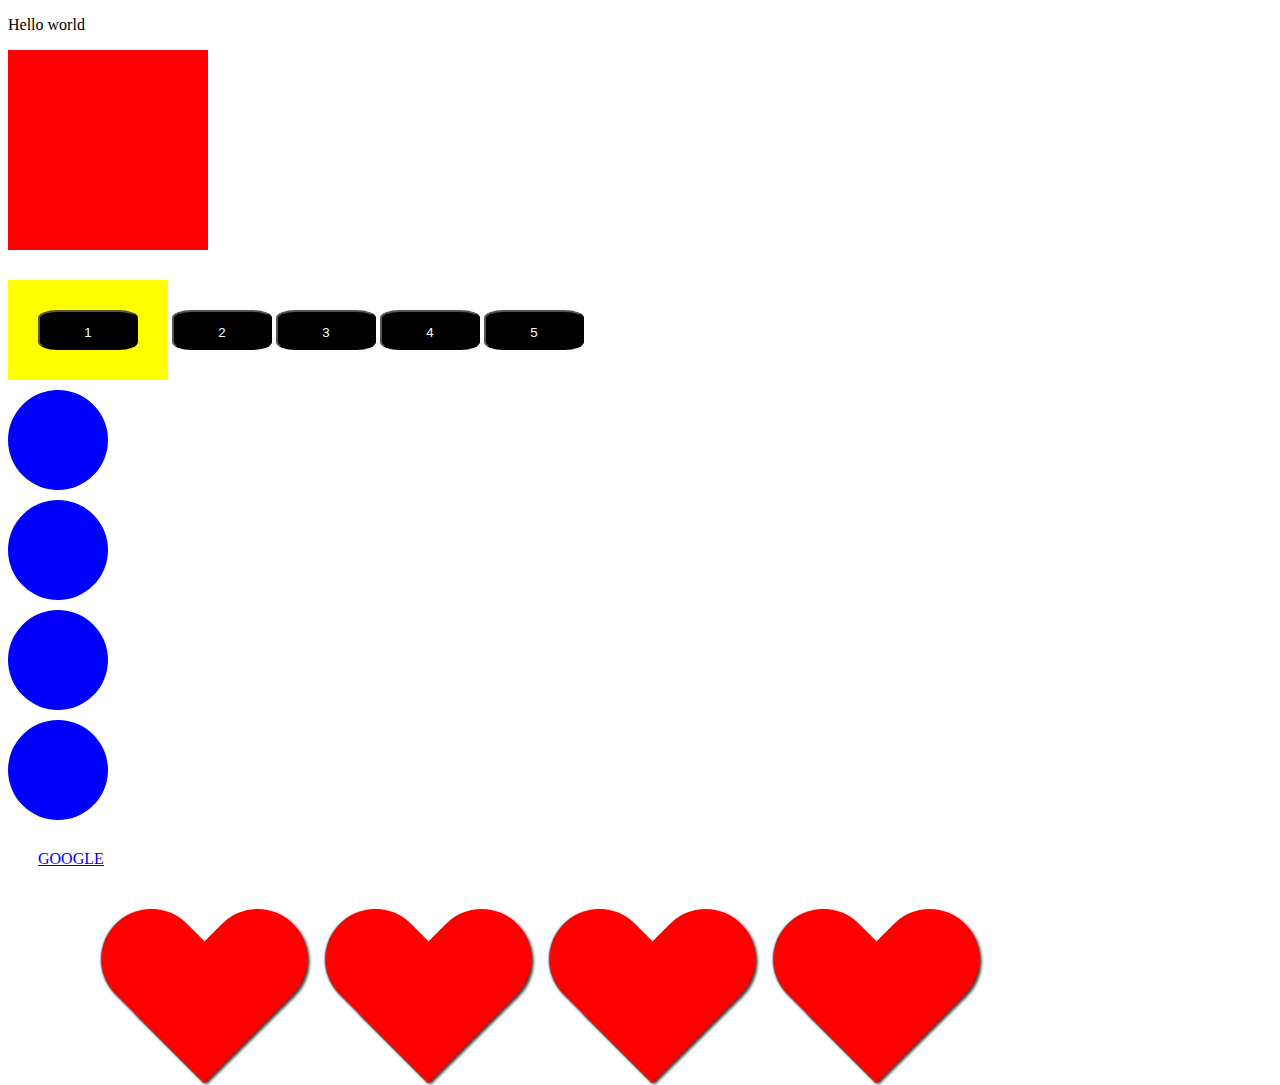
<file: lesson/index.html>
<!DOCTYPE html>
<html lang="en">
<head>
    <meta charset="UTF-8">
    <meta http-equiv="X-UA-Compatible" content="IE=edge">
    <meta name="viewport" content="width=device-width, initial-scale=1.0">
    <title>Document</title>
    <link rel="stylesheet" href="css/style.css">
</head>
<body>
    <p>Hello world</p>
    <div class="red-square" id="square"></div>
    <div class="overlay">
        <button class="button">1</button>
    </div>
    <button class="button">2</button>
    <button class="button">3</button>
    <button class="button">4</button>
    <button class="button">5</button>
    <div class="circle"></div>
    <div class="circle"></div>
    <div class="circle"></div>
    <div class="circle"></div>
    <div class="link">
        <a href="https://www.google.com">GOOGLE</a>
    </div>
    <div class="wrapper">
        <div class="heart"></div>
        <div class="heart"></div>
        <div class="heart"></div>
        <div class="heart"></div>
    </div>

    <script defer src="js/script.js"></script>
    <script async src="js/fast.js"></script>
</body>
</html>
</file>
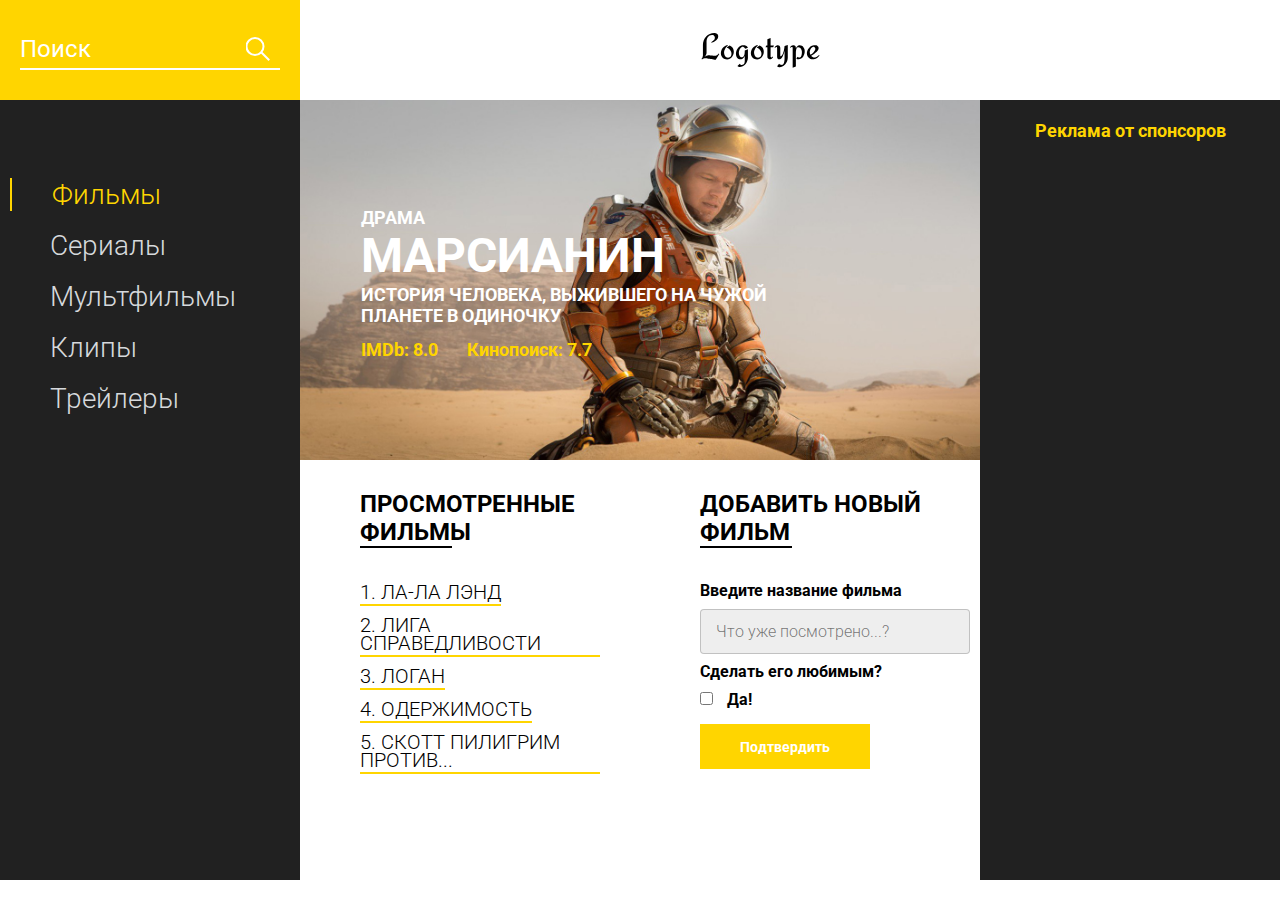
<file: spaceman task/index.html>
<!DOCTYPE html>
<html lang="en">
<head>
    <meta charset="UTF-8">
    <meta name="viewport" content="width=device-width, initial-scale=1.0">
    <title>Movie DB</title>
    <link href="https://fonts.googleapis.com/css?family=Roboto:300,400,700&display=swap&subset=cyrillic-ext" rel="stylesheet">
    <link rel="stylesheet" href="css/style.min.css">
</head>
<body>
    <header class="header">
        <div class="header__search">
            <form action="#">
                <input type="text" placeholder="Поиск">
            </form>
        </div>
        <div class="header__logo">
            <img src="icons/Logotype.svg" alt="logo">
        </div>
    </header>
    <main class="promo">
        <div class="promo__menu">
            <nav class="promo__menu-list">
                <ul>
                    <li><a class="promo__menu-item promo__menu-item_active" href="#">Фильмы</a></li>
                    <li><a class="promo__menu-item" href="#">Сериалы</a></li>
                    <li><a class="promo__menu-item" href="#">Мультфильмы</a></li>
                    <li><a class="promo__menu-item" href="#">Клипы</a></li>
                    <li><a class="promo__menu-item" href="#">Трейлеры</a></li>
                </ul>
            </nav>
        </div>
        <div class="promo__content">
            <div class="promo__bg">
                <div class="promo__genre">КОМЕДИЯ</div>
                <div class="promo__title">МАРСИАНИН</div>
                <div class="promo__descr">ИСТОРИЯ ЧЕЛОВЕКА, ВЫЖИВШЕГО НА ЧУЖОЙ ПЛАНЕТЕ В ОДИНОЧКУ</div>
                <div class="promo__ratings">
                    <span>IMDb: 8.0</span>
                    <span>Кинопоиск: 7.7</span>
                </div>
            </div>
            <div class="promo__interactive">
                <div>
                    <div class="promo__interactive-title">ПРОСМОТРЕННЫЕ ФИЛЬМЫ</div>
                    <ul class="promo__interactive-list">
                        <li class="promo__interactive-item">ЛОГАН
                            <div class="delete"></div>
                        </li>
                        <li class="promo__interactive-item">ЛИГА СПРАВЕДЛИВОСТИ
                            <div class="delete"></div>
                        </li>
                        <li class="promo__interactive-item">ЛА-ЛА ЛЭНД
                            <div class="delete"></div>
                        </li>
                        <li class="promo__interactive-item">ОДЕРЖИМОСТЬ
                            <div class="delete"></div>
                        </li>
                        <li class="promo__interactive-item">СКОТТ ПИЛИГРИМ ПРОТИВ...
                            <div class="delete"></div>
                        </li>
                    </ul>
                </div>
                <div>
                    <form class="add">
                        <div class="promo__interactive-title">ДОБАВИТЬ НОВЫЙ ФИЛЬМ</div>
                        <span>Введите название фильма</span>
                        <input class="adding__input" type="text" placeholder="Что уже посмотрено...?">
                        <span>Сделать его любимым?</span>
                        <input type="checkbox">
                        <span class="yes">Да!</span>
                        <button>Подтвердить</button>
                    </form>
                </div>
            </div>
        </div>
        <div class="promo__adv">
            <div class="promo__adv-title">Реклама от спонсоров</div>
            <img src="img/content_1.jpg" alt="some picture">
            <img src="img/content_2.jpg" alt="some picture">
            <img src="img/content_3.png" alt="some picture">
        </div>
    </main>

    <script src="js/script.js"></script>
</body>
</html>
</file>
<file: lesson/css/style.css>
.red-square{
    width: 200px;
    height: 200px;
    background-color: red;
    margin-bottom: 30px;
}

.button{
    width: 100px;
    height: 40px;
    text-align: center;
    line-height: 40px;
    background-color: black;
    border-radius: 20%;
    color: white;
}

.circle{
    width: 100px;
    height: 100px;
    border-radius: 50%;
    background-color: blue;
    margin-top: 10px;
}


/* Базовые стили */
.heart {
    display: inline-block;
    position: relative;
    width: 100px;
    height: 175px;
    margin-left: 120px;
    background-color: red;
    box-shadow: -1px 0 2px #444;
    -webkit-border-radius: 50px 50px 0 0;
    -moz-border-radius: 50px 50px 0 0;
    border-radius: 50px 50px 0 0;
    /* Определяем угол наклона */
    -webkit-transform: rotate(315deg);
    -moz-transform: rotate(315deg);
    -ms-transform: rotate(315deg);
    -o-transform: rotate(315deg);
    transform: rotate(315deg);
}
/* Формируем правую часть */
.heart:before {
    position: absolute;
    width: 175px;
    height: 100px;
    left: 0;
    bottom: 0;
    content: "";
    background-color: red;
    box-shadow: 0px 3px 3px #444444;
    -webkit-border-radius: 50px 50px 0 0;
    -moz-border-radius: 50px 50px 0 0;
    border-radius: 0 50px 50px 0;
}
/* Убираем тень при наведении */
.heart:hover:before, .heart:hover{
    box-shadow:none;
}

.black{
    width: 200px;
    height: 300px;
    background-color: black;
}

.overlay{
    display: inline-block;
    padding: 30px;
    background-color: yellow;
}

.link {
    margin: 30px;
}
</file>
<file: spaceman task/css/style.min.css>
*{-webkit-box-sizing:border-box;box-sizing:border-box;margin:0;padding:0;font-family:'Roboto', sans-serif}.header{display:-webkit-box;display:-ms-flexbox;display:flex;height:100px}.header__search{display:-webkit-box;display:-ms-flexbox;display:flex;-webkit-box-pack:center;-ms-flex-pack:center;justify-content:center;-webkit-box-align:center;-ms-flex-align:center;align-items:center;height:100%;width:300px;background:#FFD500}.header__search form{position:relative;width:260px;height:30px}.header__search form input{width:100%;border:none;border-bottom:2px solid #fff;background-color:transparent;color:#fff;font-size:24px;line-height:28px;padding-bottom:5px;outline:none}.header__search form input::-webkit-input-placeholder{color:#fff}.header__search form input:-ms-input-placeholder{color:#fff}.header__search form input::-ms-input-placeholder{color:#fff}.header__search form input::placeholder{color:#fff}.header__search form:after{content:'';display:block;position:absolute;top:2px;right:10px;background:url("../icons/search.svg") center center/cover no-repeat;width:24px;height:24px}.header__logo{display:-webkit-box;display:-ms-flexbox;display:flex;-webkit-box-pack:center;-ms-flex-pack:center;justify-content:center;-webkit-box-align:center;-ms-flex-align:center;align-items:center;height:100%;width:calc(100% - 360px)}.promo{height:780px;display:-webkit-box;display:-ms-flexbox;display:flex}.promo__menu{width:300px;height:100%;background:#212121;padding:60px 0 0 10px}.promo__menu-item{display:block;font-size:28px;line-height:33px;color:#D6D9DC;text-decoration:none;font-weight:300;padding-left:40px;margin-top:18px}.promo__menu-item:hover{color:#FFD500}.promo__menu-item_active{border-left:2px solid  #FFD500;color:#FFD500}.promo__content{width:calc(100% - 600px)}.promo__bg{height:360px;background:url("../img/mars.webp") center center/cover no-repeat;background-position:top;padding:107px 0 0 61px}.promo__genre{font-weight:bold;font-size:18px;line-height:21px;color:#FFFFFF;text-transform:uppercase}.promo__title{font-weight:bold;font-size:48px;line-height:56px;color:#FFFFFF;text-transform:uppercase}.promo__descr{width:481px;font-weight:bold;font-size:18px;line-height:21px;color:#FFFFFF;text-transform:uppercase}.promo__ratings{margin-top:13px}.promo__ratings span{font-weight:bold;font-size:18px;line-height:21px;color:#FFD500;margin-right:25px}.promo__interactive{display:-webkit-box;display:-ms-flexbox;display:flex}.promo__interactive>div{width:50%;padding:30px 0 0 60px}.promo__interactive-title{display:inline-block;font-weight:bold;font-size:24px;line-height:28px;color:#000000}.promo__interactive-title:after{content:'';display:block;width:33%;height:2px;background-color:#000}.promo__interactive-list{list-style-type:none;margin-top:35px;display:-webkit-box;display:-ms-flexbox;display:flex;-webkit-box-orient:vertical;-webkit-box-direction:normal;-ms-flex-direction:column;flex-direction:column;-webkit-box-align:start;-ms-flex-align:start;align-items:flex-start}.promo__interactive-item{display:inline-block;position:relative;font-weight:300;font-size:20px;line-height:18px;color:#000000;margin-bottom:15px;padding-right:40px;text-transform:uppercase}.promo__interactive-item span{display:block;position:absolute;left:-30px;top:50%;-webkit-transform:translateY(-50%);transform:translateY(-50%);width:20px;height:20px;background:url("../icons/Star.svg") center center/cover no-repeat}.promo__interactive-item:before{content:'';position:absolute;bottom:-5px;display:block;width:calc(100% - 40px);height:2px;background-color:#FFD500}.promo__interactive-item:hover .delete{content:'';display:block;position:absolute;right:0px;top:50%;-webkit-transform:translateY(-50%);transform:translateY(-50%);width:20px;height:20px;background:url("../icons/trash.png") center center/cover no-repeat;cursor:pointer}.promo__interactive .add .promo__interactive-title{margin-bottom:25px}.promo__interactive .add span{display:block;margin:10px 0;font-weight:bold;font-size:16px;line-height:16px;color:#000000}.promo__interactive .add .yes{display:inline;margin-left:10px}.promo__interactive .add input[type="text"]{width:270px;height:45px;line-height:50px;font-size:16px;background:rgba(196,196,196,0.29);border:1px solid rgba(0,0,0,0.19);padding:0 15px;outline:none;border-radius:4px}.promo__interactive .add input[type="text"]::-webkit-input-placeholder{font-weight:300;font-size:16px;color:rgba(0,0,0,0.53)}.promo__interactive .add input[type="text"]:-ms-input-placeholder{font-weight:300;font-size:16px;color:rgba(0,0,0,0.53)}.promo__interactive .add input[type="text"]::-ms-input-placeholder{font-weight:300;font-size:16px;color:rgba(0,0,0,0.53)}.promo__interactive .add input[type="text"]::placeholder{font-weight:300;font-size:16px;color:rgba(0,0,0,0.53)}.promo__interactive .add button{display:block;margin-top:15px;width:170px;height:45px;background:#FFD500;font-weight:bold;font-size:14px;line-height:14px;color:#FFFFFF;border:none;outline:none;cursor:pointer}.promo__interactive .add button:active{-webkit-transform:scale(0.95);transform:scale(0.95)}.promo__adv{background:#212121;width:300px;height:100%}.promo__adv-title{font-weight:bold;font-size:18px;line-height:21px;color:#FFD500;margin:20px 0;text-align:center}.promo__adv img{width:100%;margin-bottom:10px}
/*# sourceMappingURL=style.min.css.map */
</file>
